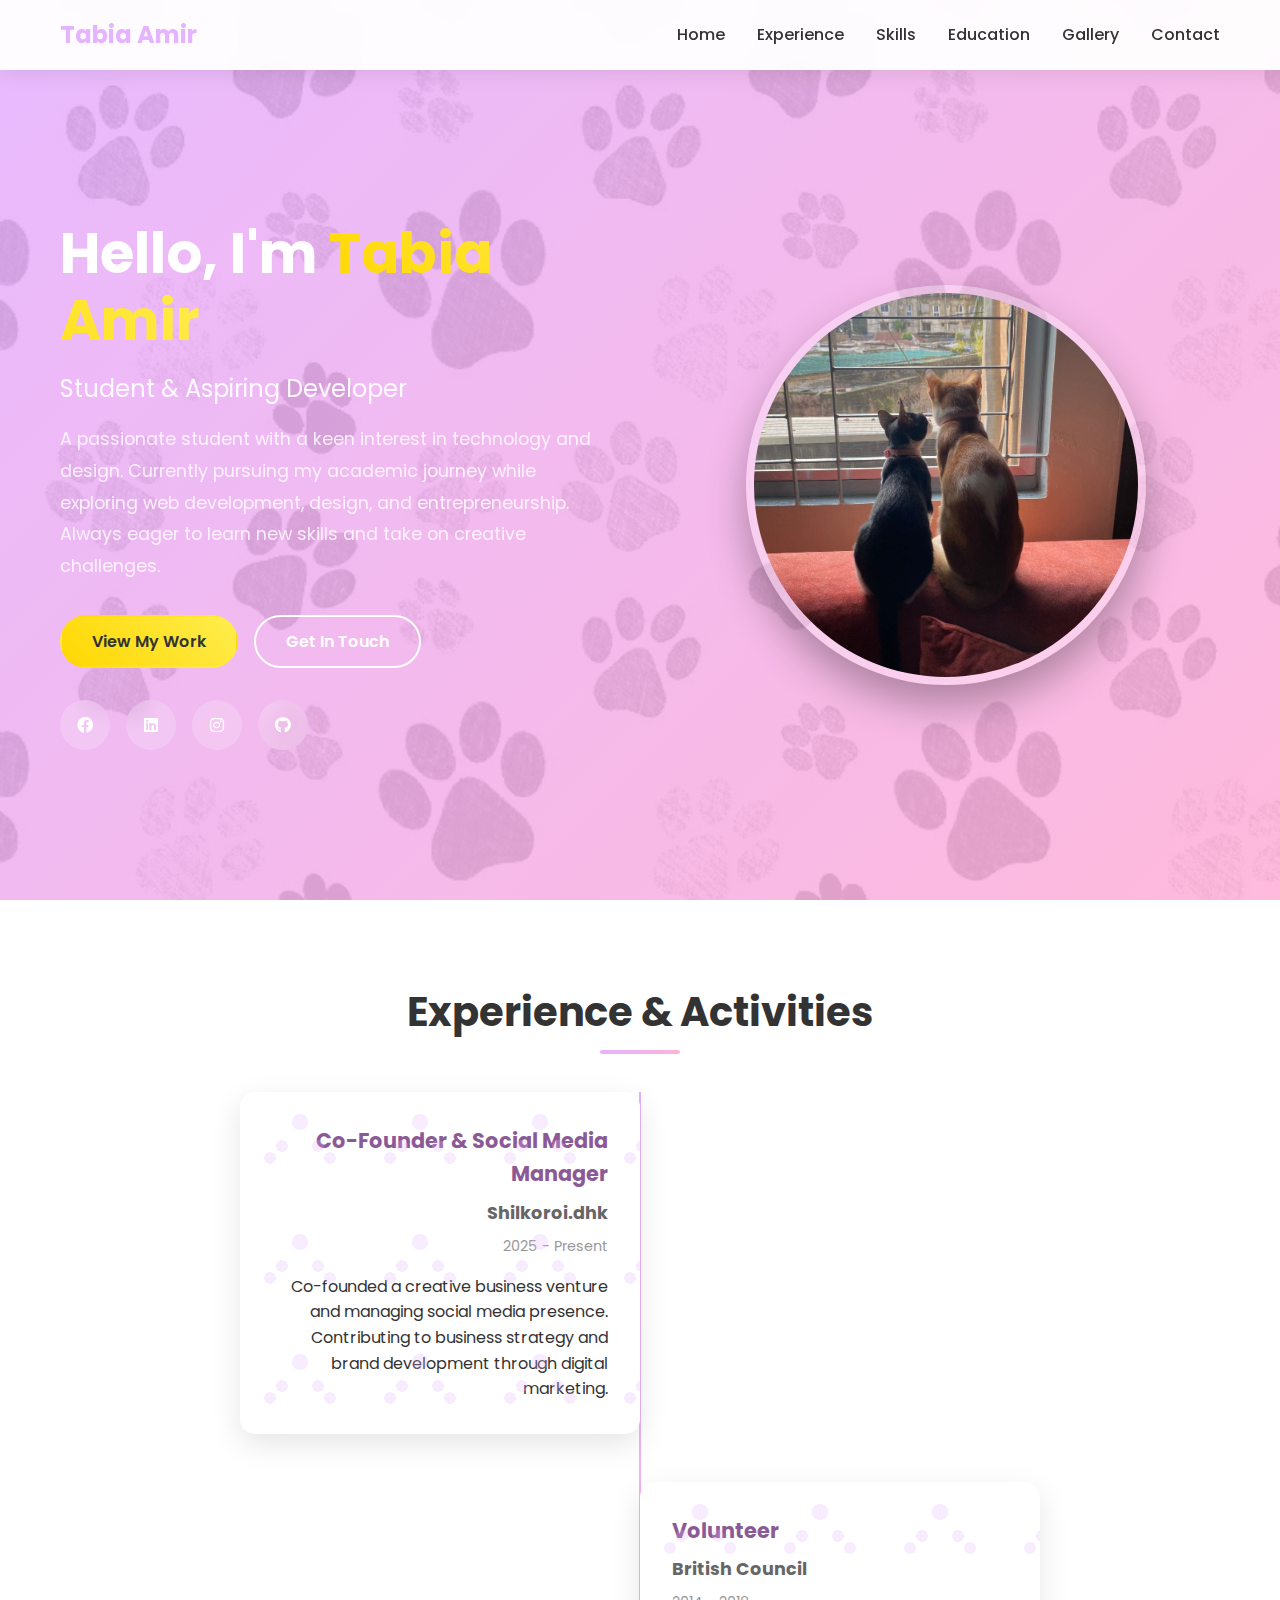
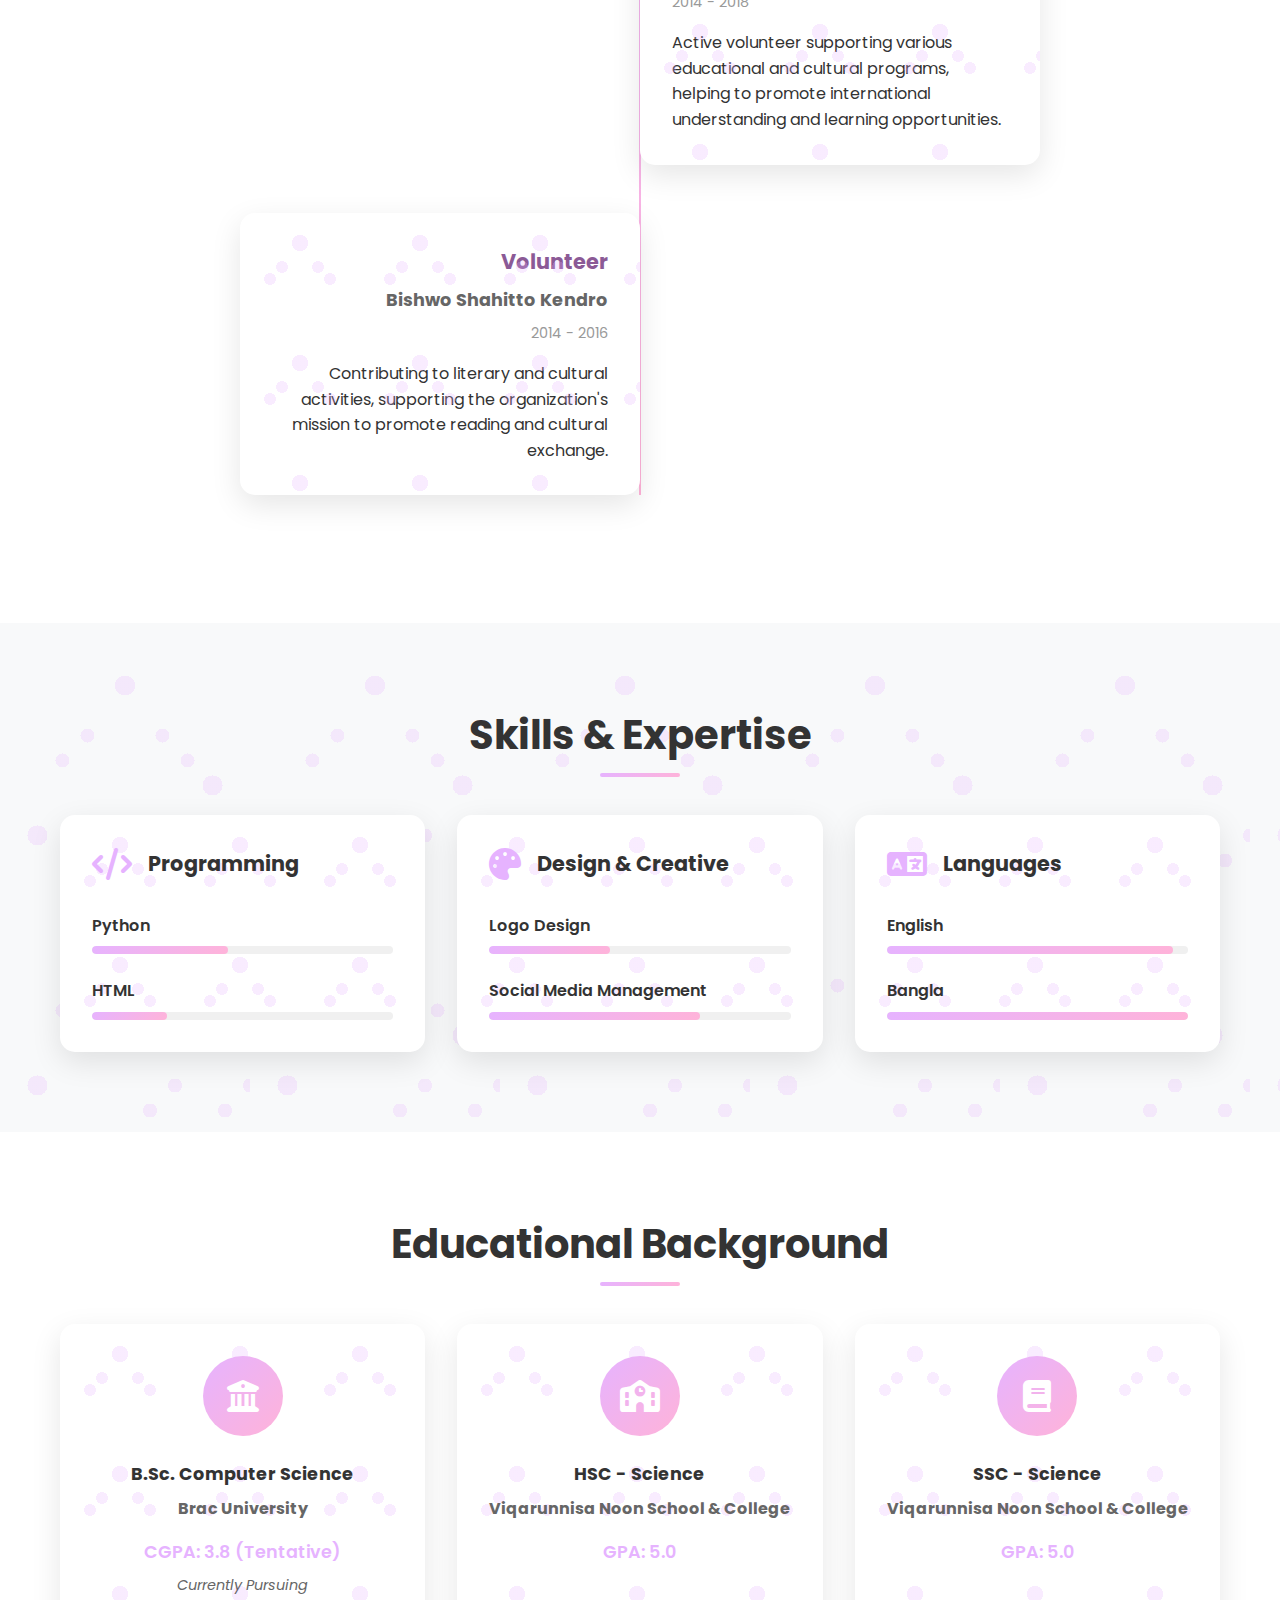
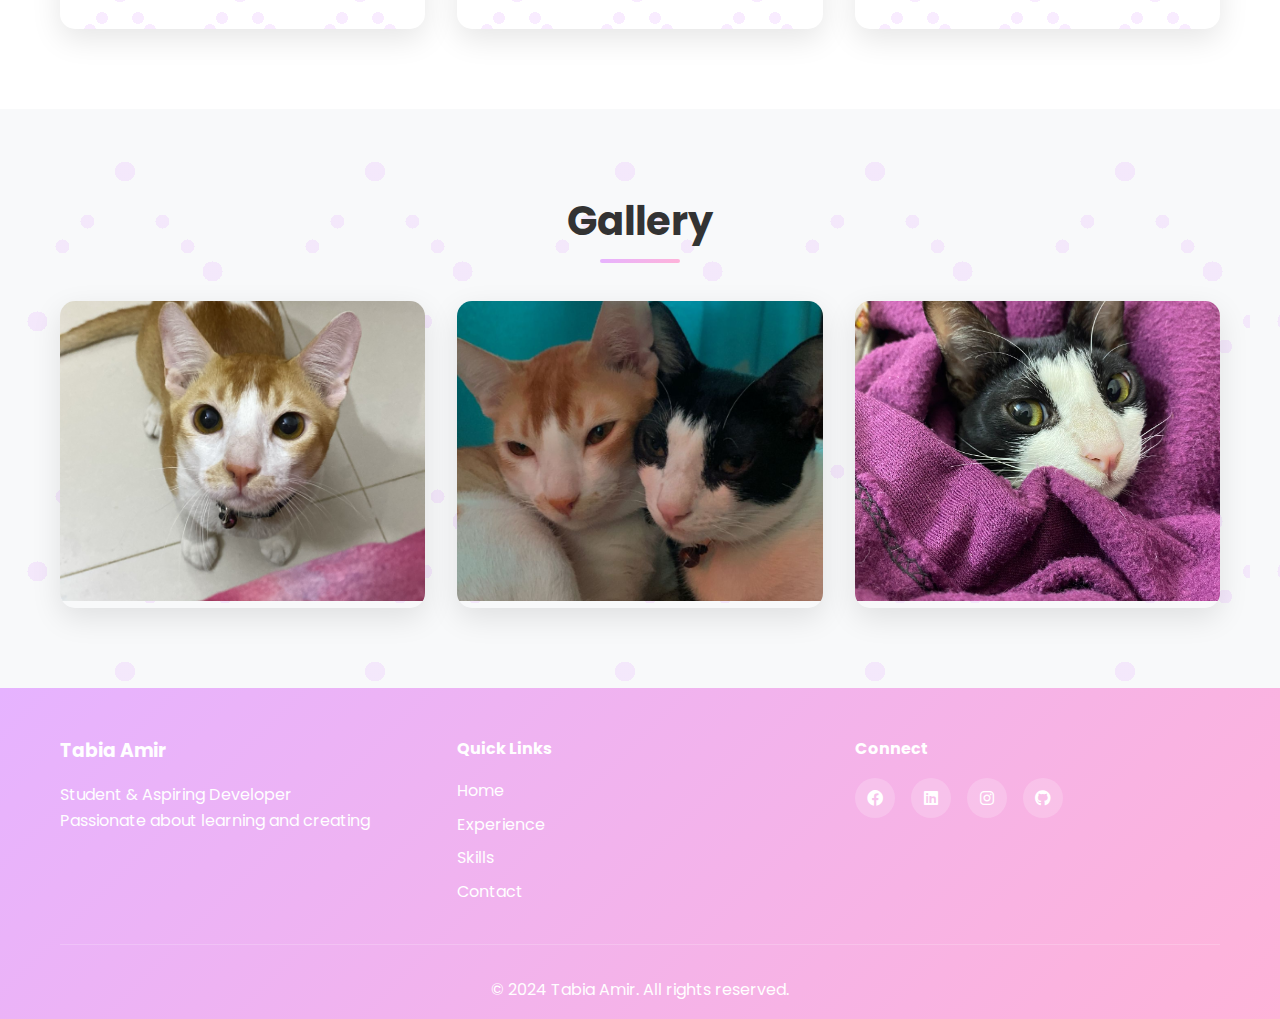
<file: index.html>
<!DOCTYPE html>
<html lang="en">
    <head>
    <meta charset="UTF-8">
    <meta name="viewport" content="width=device-width, initial-scale=1.0">
    <meta name="author" content="Tabia Amir">
    <meta name="description" content="Tabia Amir - Student Portfolio">
    <title>Tabia Amir - Portfolio</title>
    <link rel="icon" href="html5.png" type="image/x-icon">
        <link rel="stylesheet" href="main.css" type="text/css">
    <link href="https://fonts.googleapis.com/css2?family=Poppins:wght@300;400;500;600;700&display=swap" rel="stylesheet">
    <link rel="stylesheet" href="https://cdnjs.cloudflare.com/ajax/libs/font-awesome/6.0.0/css/all.min.css">
    </head> 

    <body> 
    <!-- Navigation -->
    <nav class="navbar">
        <div class="nav-container">
            <div class="nav-logo">
                <h2>Tabia Amir</h2>
            </div>
            <ul class="nav-menu">
                <li class="nav-item">
                    <a href="#home" class="nav-link">Home</a>
                </li>
                <li class="nav-item">
                    <a href="#experience" class="nav-link">Experience</a>
                </li>
                <li class="nav-item">
                    <a href="#skills" class="nav-link">Skills</a>
                </li>
                <li class="nav-item">
                    <a href="#education" class="nav-link">Education</a>
                </li>
                <li class="nav-item">
                    <a href="#gallery" class="nav-link">Gallery</a>
                </li>
                <li class="nav-item">
                    <a href="contact.html" class="nav-link">Contact</a>
                </li>
        </ul>
            <div class="hamburger">
                <span class="bar"></span>
                <span class="bar"></span>
                <span class="bar"></span>
            </div>
        </div>
      </nav>

    <!-- Hero Section -->
    <section id="home" class="hero">
        <div class="hero-container">
            <div class="hero-content">
                <h1 class="hero-title">Hello, I'm <span class="highlight">Tabia Amir</span></h1>
                <p class="hero-subtitle">Student & Aspiring Developer</p>
                <p class="hero-description">
                    A passionate student with a keen interest in technology and design. Currently pursuing my academic journey while exploring web development, design, and entrepreneurship. Always eager to learn new skills and take on creative challenges.
                </p>
                <div class="hero-buttons">
                    <a href="#experience" class="btn btn-primary">View My Work</a>
                    <a href="contact.html" class="btn btn-secondary">Get In Touch</a>
                </div>
                <div class="social-links">
                    <a href="https://www.facebook.com/share/1ApvtDM9No/?mibextid=wwXIfr" class="social-link" target="_blank">
                        <i class="fab fa-facebook"></i>
                    </a>
                    <a href="https://www.linkedin.com/in/tabia-amir-81a42534b" class="social-link" target="_blank">
                        <i class="fab fa-linkedin"></i>
                    </a>
                    <a href="https://www.instagram.com/tabia.rifa/" class="social-link" target="_blank">
                        <i class="fab fa-instagram"></i>
                    </a>
                    <a href="https://github.com/rifaxoxo" class="social-link" target="_blank">
                        <i class="fab fa-github"></i>
                    </a>
                </div>
            </div>
            <div class="hero-image">
                <img src="maincatto.jpg" alt="Tabia Amir" class="profile-image">
            </div>
        </div>
    </section>

    <!-- Experience Section -->
    <section id="experience" class="section">
        <div class="container">
            <h2 class="section-title">Experience & Activities</h2>
            <div class="timeline">
                <div class="timeline-item">
                    <div class="timeline-content">
                        <h3>Co-Founder & Social Media Manager</h3>
                        <h4>Shilkoroi.dhk</h4>
                        <p class="timeline-date">2025 - Present</p>
                        <p>Co-founded a creative business venture and managing social media presence. Contributing to business strategy and brand development through digital marketing.</p>
                    </div>
                </div>
                <div class="timeline-item">
                    <div class="timeline-content">
                        <h3>Volunteer</h3>
                        <h4>British Council</h4>
                        <p class="timeline-date">2014 - 2018</p>
                        <p>Active volunteer supporting various educational and cultural programs, helping to promote international understanding and learning opportunities.</p>
                    </div>
                </div>
                <div class="timeline-item">
                    <div class="timeline-content">
                        <h3>Volunteer</h3>
                        <h4>Bishwo Shahitto Kendro</h4>
                        <p class="timeline-date">2014 - 2016</p>
                        <p>Contributing to literary and cultural activities, supporting the organization's mission to promote reading and cultural exchange.</p>
                    </div>
                </div>
            </div>
        </div>
        </section>

    <!-- Skills Section -->
    <section id="skills" class="section bg-light">
        <div class="container">
            <h2 class="section-title">Skills & Expertise</h2>
            <div class="skills-grid">
                <div class="skill-category">
                    <div class="skill-header">
                        <i class="fas fa-code"></i>
                        <h3>Programming</h3>
                    </div>
                    <div class="skill-items">
                        <div class="skill-item">
                            <span class="skill-name">Python</span>
                            <div class="skill-bar">
                                <div class="skill-progress" style="width: 45%"></div>
                            </div>
                        </div>
                        <div class="skill-item">
                            <span class="skill-name">HTML</span>
                            <div class="skill-bar">
                                <div class="skill-progress" style="width: 25%"></div>
                            </div>
                        </div>
                    </div>
            </div>
            
                <div class="skill-category">
                    <div class="skill-header">
                        <i class="fas fa-palette"></i>
                        <h3>Design & Creative</h3>
                    </div>
                    <div class="skill-items">
                        <div class="skill-item">
                            <span class="skill-name">Logo Design</span>
                            <div class="skill-bar">
                                <div class="skill-progress" style="width: 40%"></div>
                            </div>
                        </div>
                        <div class="skill-item">
                            <span class="skill-name">Social Media Management</span>
                            <div class="skill-bar">
                                <div class="skill-progress" style="width: 70%"></div>
                            </div>
                        </div>
                    </div>
            </div>

                <div class="skill-category">
                    <div class="skill-header">
                        <i class="fas fa-language"></i>
                        <h3>Languages</h3>
                    </div>
                    <div class="skill-items">
                        <div class="skill-item">
                            <span class="skill-name">English</span>
                            <div class="skill-bar">
                                <div class="skill-progress" style="width: 95%"></div>
                            </div>
                        </div>
                        <div class="skill-item">
                            <span class="skill-name">Bangla</span>
                            <div class="skill-bar">
                                <div class="skill-progress" style="width: 100%"></div>
                            </div>
                        </div>
                    </div>
                </div>
            </div>
        </div>
    </section>

    <!-- Education Section -->
    <section id="education" class="section">
        <div class="container">
            <h2 class="section-title">Educational Background</h2>
            <div class="education-grid">
                <div class="education-card">
                    <div class="education-icon">
                        <i class="fas fa-university"></i>
                    </div>
                    <h3>B.Sc. Computer Science </h3>
                    <h4>Brac University</h4>
                    <p class="education-gpa">CGPA: 3.8 (Tentative)</p>
                    <p class="education-status">Currently Pursuing</p>
            </div>

                <div class="education-card">
                    <div class="education-icon">
                        <i class="fas fa-school"></i>
                    </div>
                    <h3>HSC - Science</h3>
                    <h4>Viqarunnisa Noon School & College</h4>
                    <p class="education-gpa">GPA: 5.0</p>
          </div>
          
                <div class="education-card">
                    <div class="education-icon">
                        <i class="fas fa-book"></i>
                    </div>
                    <h3>SSC - Science</h3>
                    <h4>Viqarunnisa Noon School & College</h4>
                    <p class="education-gpa">GPA: 5.0</p>
                </div>
            </div>
        </div>
    </section>

    <!-- Gallery Section -->
    <section id="gallery" class="section bg-light">
        <div class="container">
            <h2 class="section-title">Gallery</h2>
            <div class="gallery-grid">
                <div class="gallery-item">
                    <img src="borocatto.jpg" alt="Tabia Amir Professional" loading="lazy">
                    <div class="gallery-overlay">
                        <h3>Jack</h3>
                    </div>
                </div>
                <div class="gallery-item">
                    <img src="middlecat.jpg" alt="Tabia Amir" loading="lazy">
                    <div class="gallery-overlay">
                        <h3>Cattos</h3>
                    </div>
                </div>
                <div class="gallery-item">
                    <img src="choto catto.jpg" alt="Tabia Amir Casual" loading="lazy">
                    <div class="gallery-overlay">
                        <h3>Oggy</h3>
                    </div>
                </div>
            </div>
        </div>
    </section>

    <!-- Footer -->
    <footer class="footer">
        <div class="container">
            <div class="footer-content">
                <div class="footer-section">
                    <h3>Tabia Amir</h3>
                    <p>Student & Aspiring Developer</p>
                    <p>Passionate about learning and creating</p>
                </div>
                <div class="footer-section">
                    <h4>Quick Links</h4>
                    <ul>
                        <li><a href="#home">Home</a></li>
                        <li><a href="#experience">Experience</a></li>
                        <li><a href="#skills">Skills</a></li>
                        <li><a href="contact.html">Contact</a></li>
                    </ul>
                </div>
                <div class="footer-section">
                    <h4>Connect</h4>
                    <div class="footer-social">
                        <a href="https://www.facebook.com/share/1ApvtDM9No/?mibextid=wwXIfr" target="_blank"><i class="fab fa-facebook"></i></a>
                        <a href="https://www.linkedin.com/in/tabia-amir-81a42534b" target="_blank"><i class="fab fa-linkedin"></i></a>
                        <a href="https://www.instagram.com/tabia.rifa/" target="_blank"><i class="fab fa-instagram"></i></a>
                        <a href="https://github.com/rifaxoxo" target="_blank"><i class="fab fa-github"></i></a>
                    </div>
                </div>
            </div>
            <div class="footer-bottom">
                <p>&copy; 2024 Tabia Amir. All rights reserved.</p>
            </div>
        </div>
    </footer>

    <script>
        // Mobile menu toggle
        const hamburger = document.querySelector(".hamburger");
        const navMenu = document.querySelector(".nav-menu");

        hamburger.addEventListener("click", () => {
            hamburger.classList.toggle("active");
            navMenu.classList.toggle("active");
        });

        document.querySelectorAll(".nav-link").forEach(n => n.addEventListener("click", () => {
            hamburger.classList.remove("active");
            navMenu.classList.remove("active");
        }));

        // Smooth scrolling for navigation links
        document.querySelectorAll('a[href^="#"]').forEach(anchor => {
            anchor.addEventListener('click', function (e) {
                e.preventDefault();
                const target = document.querySelector(this.getAttribute('href'));
                if (target) {
                    target.scrollIntoView({
                        behavior: 'smooth',
                        block: 'start'
                    });
                }
            });
        });

        // Navbar background on scroll
        window.addEventListener('scroll', () => {
            const navbar = document.querySelector('.navbar');
            if (window.scrollY > 100) {
                navbar.classList.add('scrolled');
            } else {
                navbar.classList.remove('scrolled');
            }
        });
    </script>
    </body>
</html>
</file>
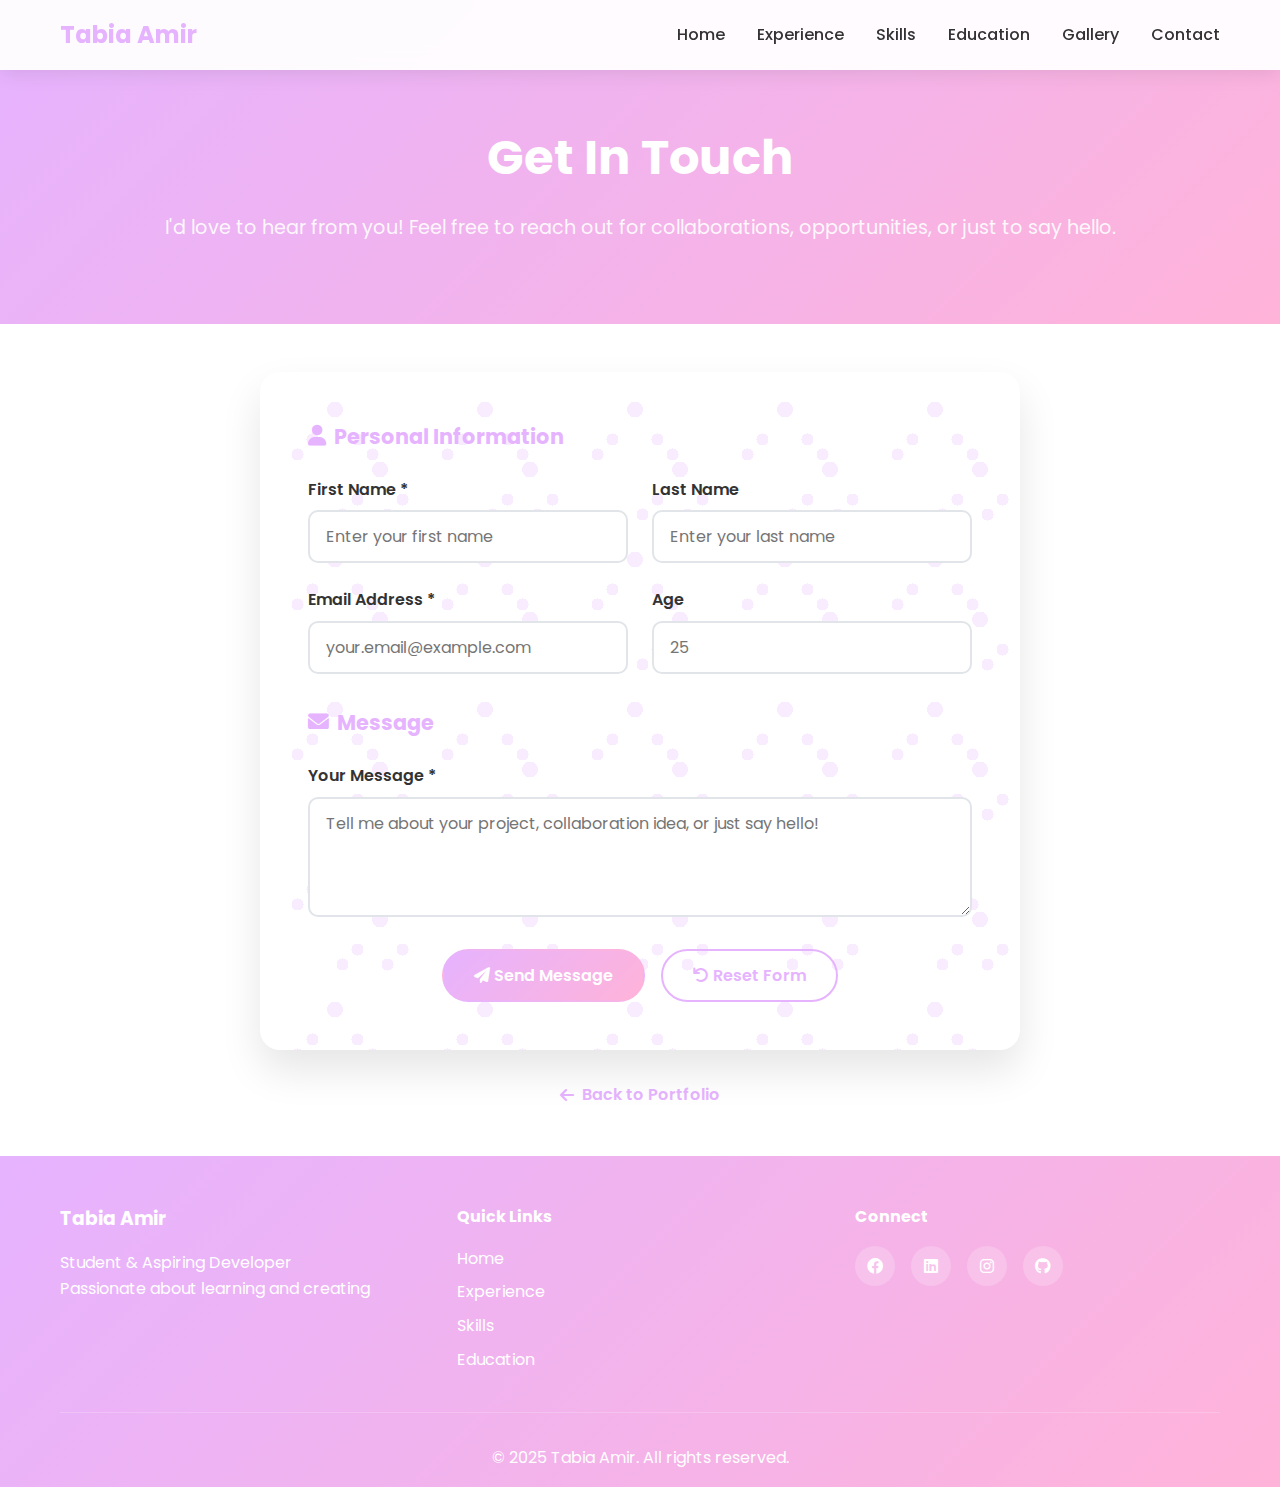
<file: contact.html>
<!DOCTYPE html>
<html lang="en">
    <head>
    <meta charset="UTF-8">
    <meta name="viewport" content="width=device-width, initial-scale=1.0">
    <meta name="author" content="Tabia Amir">
    <meta name="description" content="Contact Tabia Amir - Student Portfolio">
    <title>Contact Tabia Amir</title>
    <link rel="icon" href="html5.png" type="image/x-icon">
        <link rel="stylesheet" href="main.css" type="text/css">
    <link href="https://fonts.googleapis.com/css2?family=Poppins:wght@300;400;500;600;700&display=swap" rel="stylesheet">
    <link rel="stylesheet" href="https://cdnjs.cloudflare.com/ajax/libs/font-awesome/6.0.0/css/all.min.css">
    <style>
        .contact-hero {
            background: linear-gradient(135deg, #e6b3ff 0%, #ffb3d9 100%);
            padding: 120px 0 80px;
            text-align: center;
            color: white;
        }

        .contact-hero h1 {
            font-size: 3rem;
            margin-bottom: 1rem;
            font-weight: 700;
        }

        .contact-hero p {
            font-size: 1.2rem;
            opacity: 0.9;
        }

        .contact-form {
            max-width: 800px;
            margin: 0 auto;
            padding: 3rem 0;
        }

        .form-container {
            background: white;
            padding: 3rem;
            border-radius: 20px;
            box-shadow: 0 20px 40px rgba(0, 0, 0, 0.1);
            position: relative;
            overflow: hidden;
        }

        .form-container::after {
            content: '';
            position: absolute;
            top: 0;
            left: 0;
            right: 0;
            bottom: 0;
            background-image: 
                /* Cat paw print 1 - Main pad and 4 toe pads */
                radial-gradient(circle at 50% 25%, rgba(230, 179, 255, 0.25) 8px, transparent 8px),
                radial-gradient(circle at 35% 45%, rgba(230, 179, 255, 0.25) 6px, transparent 6px),
                radial-gradient(circle at 65% 45%, rgba(230, 179, 255, 0.25) 6px, transparent 6px),
                radial-gradient(circle at 25% 55%, rgba(230, 179, 255, 0.25) 6px, transparent 6px),
                radial-gradient(circle at 75% 55%, rgba(230, 179, 255, 0.25) 6px, transparent 6px),
                /* Cat paw print 2 */
                radial-gradient(circle at 80% 65%, rgba(230, 179, 255, 0.25) 8px, transparent 8px),
                radial-gradient(circle at 65% 85%, rgba(230, 179, 255, 0.25) 6px, transparent 6px),
                radial-gradient(circle at 95% 85%, rgba(230, 179, 255, 0.25) 6px, transparent 6px),
                radial-gradient(circle at 55% 95%, rgba(230, 179, 255, 0.25) 6px, transparent 6px),
                radial-gradient(circle at 85% 95%, rgba(230, 179, 255, 0.25) 6px, transparent 6px);
            background-size: 150px 150px, 150px 150px, 150px 150px, 150px 150px, 150px 150px, 150px 150px, 150px 150px, 150px 150px, 150px 150px, 150px 150px;
            background-position: 0 0, 0 0, 0 0, 0 0, 0 0, 150px 150px, 150px 150px, 150px 150px, 150px 150px, 150px 150px;
            pointer-events: none;
            z-index: 1;
        }

        .form-section {
            margin-bottom: 2rem;
        }

        .form-section h3 {
            color: #e6b3ff;
            font-size: 1.3rem;
            margin-bottom: 1.5rem;
            display: flex;
            align-items: center;
            gap: 0.5rem;
            position: relative;
            z-index: 2;
        }

        .form-row {
            display: grid;
            grid-template-columns: repeat(auto-fit, minmax(250px, 1fr));
            gap: 1.5rem;
            margin-bottom: 1.5rem;
        }

        .form-group {
            display: flex;
            flex-direction: column;
            position: relative;
            z-index: 2;
        }

        .form-group label {
            font-weight: 600;
            margin-bottom: 0.5rem;
            color: #333;
        }

        .form-group input,
        .form-group select,
        .form-group textarea {
            padding: 12px 16px;
            border: 2px solid #e1e5e9;
            border-radius: 10px;
            font-size: 1rem;
            font-family: 'Poppins', sans-serif;
            transition: all 0.3s ease;
        }

        .form-group input:focus,
        .form-group select:focus,
        .form-group textarea:focus {
            outline: none;
            border-color: #e6b3ff;
            box-shadow: 0 0 0 3px rgba(230, 179, 255, 0.1);
        }

        .form-group textarea {
            resize: vertical;
            min-height: 120px;
        }

        .form-buttons {
            display: flex;
            gap: 1rem;
            justify-content: center;
            margin-top: 2rem;
            position: relative;
            z-index: 2;
        }

        .btn {
            padding: 12px 30px;
            border-radius: 50px;
            text-decoration: none;
            font-weight: 600;
            transition: all 0.3s ease;
            display: inline-block;
            border: 2px solid transparent;
            cursor: pointer;
            font-size: 1rem;
            font-family: 'Poppins', sans-serif;
        }

        .btn-primary {
            background: linear-gradient(135deg, #e6b3ff 0%, #ffb3d9 100%);
            color: white;
        }

        .btn-primary:hover {
            transform: translateY(-3px);
            box-shadow: 0 10px 25px rgba(230, 179, 255, 0.3);
        }

        .btn-secondary {
            background: transparent;
            color: #e6b3ff;
            border-color: #e6b3ff;
        }

        .btn-secondary:hover {
            background: #e6b3ff;
            color: white;
            transform: translateY(-3px);
        }

        .back-link {
            text-align: center;
            margin-top: 2rem;
        }

        .back-link a {
            color: #e6b3ff;
            text-decoration: none;
            font-weight: 600;
            display: inline-flex;
            align-items: center;
            gap: 0.5rem;
            transition: all 0.3s ease;
        }

        .back-link a:hover {
            color: #ffb3d9;
            transform: translateX(-5px);
        }

        @media (max-width: 768px) {
            .contact-hero h1 {
                font-size: 2.5rem;
            }

            .form-container {
                padding: 2rem;
                margin: 0 1rem;
            }

            .form-row {
                grid-template-columns: 1fr;
            }

            .form-buttons {
                flex-direction: column;
            }
        }
    </style>
</head>

<body>
    <!-- Navigation -->
    <nav class="navbar">
        <div class="nav-container">
            <div class="nav-logo">
                <h2>Tabia Amir</h2>
            </div>
            <ul class="nav-menu">
                <li class="nav-item">
                    <a href="index.html" class="nav-link">Home</a>
                </li>
                <li class="nav-item">
                    <a href="index.html#experience" class="nav-link">Experience</a>
                </li>
                <li class="nav-item">
                    <a href="index.html#skills" class="nav-link">Skills</a>
                </li>
                <li class="nav-item">
                    <a href="index.html#education" class="nav-link">Education</a>
                </li>
                <li class="nav-item">
                    <a href="index.html#gallery" class="nav-link">Gallery</a>
                </li>
                <li class="nav-item">
                    <a href="contact.html" class="nav-link">Contact</a>
                </li>
            </ul>
            <div class="hamburger">
                <span class="bar"></span>
                <span class="bar"></span>
                <span class="bar"></span>
            </div>
        </div>
    </nav>

    <!-- Contact Hero -->
    <section class="contact-hero">
        <div class="container">
            <h1>Get In Touch</h1>
            <p>I'd love to hear from you! Feel free to reach out for collaborations, opportunities, or just to say hello.</p>
        </div>
    </section>

    <!-- Contact Form -->
    <section class="contact-form">
        <div class="container">
            <div class="form-container">
                <form id="contactForm">
                    <div class="form-section">
                        <h3><i class="fas fa-user"></i> Personal Information</h3>
                        <div class="form-row">
                            <div class="form-group">
                                <label for="firstName">First Name *</label>
                                <input type="text" id="firstName" name="firstName" placeholder="Enter your first name" required>
                            </div>
                            <div class="form-group">
                                <label for="lastName">Last Name</label>
                                <input type="text" id="lastName" name="lastName" placeholder="Enter your last name">
                            </div>
                        </div>
                        <div class="form-row">
                            <div class="form-group">
                                <label for="email">Email Address *</label>
                                <input type="email" id="email" name="email" placeholder="your.email@example.com" required>
                            </div>
                            <div class="form-group">
                                <label for="age">Age</label>
                                <input type="number" id="age" name="age" min="18" max="100" placeholder="25">
                            </div>
                        </div>
                    </div>

                    <div class="form-section">
                        <h3><i class="fas fa-envelope"></i> Message</h3>
                        <div class="form-group">
                            <label for="message">Your Message *</label>
                            <textarea id="message" name="message" placeholder="Tell me about your project, collaboration idea, or just say hello!" required></textarea>
                        </div>
                    </div>

                    <div class="form-buttons">
                        <button type="submit" class="btn btn-primary">
                            <i class="fas fa-paper-plane"></i> Send Message
                        </button>
                        <button type="reset" class="btn btn-secondary">
                            <i class="fas fa-undo"></i> Reset Form
                        </button>
                    </div>
                </form>
            </div>

            <div class="back-link">
                <a href="index.html">
                    <i class="fas fa-arrow-left"></i> Back to Portfolio
                </a>
            </div>
        </div>
    </section>

    <!-- Footer -->
    <footer class="footer">
        <div class="container">
            <div class="footer-content">
                <div class="footer-section">
                    <h3>Tabia Amir</h3>
                    <p>Student & Aspiring Developer</p>
                    <p>Passionate about learning and creating</p>
                </div>
                <div class="footer-section">
                    <h4>Quick Links</h4>
                    <ul>
                        <li><a href="index.html">Home</a></li>
                        <li><a href="index.html#experience">Experience</a></li>
                        <li><a href="index.html#skills">Skills</a></li>
                        <li><a href="index.html#education">Education</a></li>
                    </ul>
                </div>
                <div class="footer-section">
                    <h4>Connect</h4>
                    <div class="footer-social">
                        <a href="https://www.facebook.com/tabia.amir.2024" target="_blank"><i class="fab fa-facebook"></i></a>
                        <a href="https://www.linkedin.com/" target="_blank"><i class="fab fa-linkedin"></i></a>
                        <a href="https://www.instagram.com/tabia_amir_2024" target="_blank"><i class="fab fa-instagram"></i></a>
                        <a href="https://github.com/" target="_blank"><i class="fab fa-github"></i></a>
                    </div>
                </div>
            </div>
            <div class="footer-bottom">
                <p>&copy; 2025 Tabia Amir. All rights reserved.</p>
            </div>
        </div>
    </footer>

    <script>
        // Mobile menu toggle
        const hamburger = document.querySelector(".hamburger");
        const navMenu = document.querySelector(".nav-menu");

        hamburger.addEventListener("click", () => {
            hamburger.classList.toggle("active");
            navMenu.classList.toggle("active");
        });

        document.querySelectorAll(".nav-link").forEach(n => n.addEventListener("click", () => {
            hamburger.classList.remove("active");
            navMenu.classList.remove("active");
        }));

        // Form handling
        const contactForm = document.getElementById('contactForm');
        
        contactForm.addEventListener('submit', function(event) {
            event.preventDefault();
            
            // Get form data
            const formData = new FormData(contactForm);
            const data = Object.fromEntries(formData);
            
            // Log the data (in a real application, you would send this to a server)
            console.log('Form Data:', data);
            
            // Show success message
            alert('Thank you for your message! I will get back to you soon.');
            
            // Reset form
            contactForm.reset();
        });

        // Navbar background on scroll
        window.addEventListener('scroll', () => {
            const navbar = document.querySelector('.navbar');
            if (window.scrollY > 100) {
                navbar.classList.add('scrolled');
            } else {
                navbar.classList.remove('scrolled');
            }
        });

        // Form validation and styling
        const inputs = document.querySelectorAll('input, select, textarea');
        inputs.forEach(input => {
            input.addEventListener('blur', function() {
                if (this.hasAttribute('required') && !this.value) {
                    this.style.borderColor = '#e74c3c';
                } else {
                    this.style.borderColor = '#e6b3ff';
                }
            });
            
            input.addEventListener('input', function() {
                if (this.value) {
                    this.style.borderColor = '#e6b3ff';
                }
            });
        });
    </script>
    </body>
    </html>
</file>
<file: main.css>
/* Reset and Base Styles */
* {
    margin: 0;
    padding: 0;
    box-sizing: border-box;
}

html {
    scroll-behavior: smooth;
}

body {
    font-family: 'Poppins', sans-serif;
    line-height: 1.6;
    color: #333;
    overflow-x: hidden;
}

/* Container */
.container {
    max-width: 1200px;
    margin: 0 auto;
    padding: 0 20px;
}

/* Navigation */
.navbar {
    position: fixed;
    top: 0;
    width: 100%;
    background: rgba(255, 255, 255, 0.95);
    backdrop-filter: blur(10px);
    z-index: 1000;
    transition: all 0.3s ease;
    box-shadow: 0 2px 20px rgba(0, 0, 0, 0.1);
}

.navbar.scrolled {
    background: rgba(255, 255, 255, 0.98);
    box-shadow: 0 2px 30px rgba(0, 0, 0, 0.15);
}

.nav-container {
    max-width: 1200px;
    margin: 0 auto;
    padding: 0 20px;
    display: flex;
    justify-content: space-between;
    align-items: center;
    height: 70px;
}

.nav-logo h2 {
    color: #e6b3ff;
    font-weight: 700;
    font-size: 1.5rem;
}

.nav-menu {
    display: flex;
    list-style: none;
    gap: 2rem;
}

.nav-link {
    text-decoration: none;
    color: #333;
    font-weight: 500;
    transition: all 0.3s ease;
    position: relative;
}

.nav-link:hover {
    color: #e6b3ff;
}

.nav-link::after {
    content: '';
    position: absolute;
    width: 0;
    height: 2px;
    bottom: -5px;
    left: 0;
    background: linear-gradient(135deg, #e6b3ff 0%, #ffb3d9 100%);
    transition: width 0.3s ease;
}

.nav-link:hover::after {
    width: 100%;
}

.hamburger {
    display: none;
    flex-direction: column;
    cursor: pointer;
}

.bar {
    width: 25px;
    height: 3px;
    background: #333;
    margin: 3px 0;
    transition: 0.3s;
}

/* Hero Section */
.hero {
    min-height: 100vh;
    background: linear-gradient(135deg, #e6b3ff 0%, #ffb3d9 100%);
    display: flex;
    align-items: center;
    padding-top: 70px;
    position: relative;
    overflow: hidden;
}

.hero::before {
    content: '';
    position: absolute;
    top: 0;
    left: 0;
    right: 0;
    bottom: 0;
    background: url('bcground.jpg') center/cover;
    opacity: 0.1;
    z-index: 1;
}

.hero-container {
    max-width: 1200px;
    margin: 0 auto;
    padding: 0 20px;
    display: grid;
    grid-template-columns: 1fr 1fr;
    gap: 4rem;
    align-items: center;
    position: relative;
    z-index: 2;
}

.hero-content {
    color: white;
}

.hero-title {
    font-size: 3.5rem;
    font-weight: 700;
    margin-bottom: 1rem;
    line-height: 1.2;
}

.highlight {
    background: linear-gradient(45deg, #ffd700, #ffed4e);
    -webkit-background-clip: text;
    -webkit-text-fill-color: transparent;
    background-clip: text;
}

.hero-subtitle {
    font-size: 1.5rem;
    margin-bottom: 1rem;
    opacity: 0.9;
}

.hero-description {
    font-size: 1.1rem;
    margin-bottom: 2rem;
    opacity: 0.8;
    line-height: 1.8;
}

.hero-buttons {
    display: flex;
    gap: 1rem;
    margin-bottom: 2rem;
}

.btn {
    padding: 12px 30px;
    border-radius: 50px;
    text-decoration: none;
    font-weight: 600;
    transition: all 0.3s ease;
    display: inline-block;
    border: 2px solid transparent;
}

.btn-primary {
    background: linear-gradient(45deg, #ffd700, #ffed4e);
    color: #333;
}

.btn-primary:hover {
    transform: translateY(-3px);
    box-shadow: 0 10px 25px rgba(255, 215, 0, 0.3);
}

.btn-secondary {
    background: transparent;
    color: white;
    border-color: white;
}

.btn-secondary:hover {
    background: white;
    color: #e6b3ff;
    transform: translateY(-3px);
}

.social-links {
    display: flex;
    gap: 1rem;
}

.social-link {
    width: 50px;
    height: 50px;
    border-radius: 50%;
    background: rgba(255, 255, 255, 0.2);
    display: flex;
    align-items: center;
    justify-content: center;
    color: white;
    text-decoration: none;
    transition: all 0.3s ease;
    backdrop-filter: blur(10px);
}

.social-link:hover {
    background: rgba(255, 255, 255, 0.3);
    transform: translateY(-3px);
}

.hero-image {
    display: flex;
    justify-content: center;
    align-items: center;
}

.profile-image {
    width: 400px;
    height: 400px;
    border-radius: 50%;
    object-fit: cover;
    border: 8px solid rgba(255, 255, 255, 0.3);
    box-shadow: 0 20px 40px rgba(0, 0, 0, 0.3);
    transition: all 0.3s ease;
}

.profile-image:hover {
    transform: scale(1.05);
    border-color: rgba(255, 215, 0, 0.5);
}

/* Section Styles */
.section {
    padding: 80px 0;
}

.section.bg-light {
    background: #f8f9fa;
    position: relative;
}

.section.bg-light::before {
    content: '';
    position: absolute;
    top: 0;
    left: 0;
    right: 0;
    bottom: 0;
    background-image: 
        /* Cat paw print 1 - Main pad and 4 toe pads */
        radial-gradient(circle at 50% 25%, rgba(230, 179, 255, 0.25) 10px, transparent 10px),
        radial-gradient(circle at 35% 45%, rgba(230, 179, 255, 0.25) 7px, transparent 7px),
        radial-gradient(circle at 65% 45%, rgba(230, 179, 255, 0.25) 7px, transparent 7px),
        radial-gradient(circle at 25% 55%, rgba(230, 179, 255, 0.25) 7px, transparent 7px),
        radial-gradient(circle at 75% 55%, rgba(230, 179, 255, 0.25) 7px, transparent 7px),
        /* Cat paw print 2 */
        radial-gradient(circle at 85% 65%, rgba(230, 179, 255, 0.25) 10px, transparent 10px),
        radial-gradient(circle at 70% 85%, rgba(230, 179, 255, 0.25) 7px, transparent 7px),
        radial-gradient(circle at 100% 85%, rgba(230, 179, 255, 0.25) 7px, transparent 7px),
        radial-gradient(circle at 60% 95%, rgba(230, 179, 255, 0.25) 7px, transparent 7px),
        radial-gradient(circle at 90% 95%, rgba(230, 179, 255, 0.25) 7px, transparent 7px),
        /* Cat paw print 3 */
        radial-gradient(circle at 15% 85%, rgba(230, 179, 255, 0.25) 10px, transparent 10px),
        radial-gradient(circle at 0% 105%, rgba(230, 179, 255, 0.25) 7px, transparent 7px),
        radial-gradient(circle at 30% 105%, rgba(230, 179, 255, 0.25) 7px, transparent 7px),
        radial-gradient(circle at 5% 115%, rgba(230, 179, 255, 0.25) 7px, transparent 7px),
        radial-gradient(circle at 25% 115%, rgba(230, 179, 255, 0.25) 7px, transparent 7px);
    background-size: 250px 250px, 250px 250px, 250px 250px, 250px 250px, 250px 250px, 250px 250px, 250px 250px, 250px 250px, 250px 250px, 250px 250px, 250px 250px, 250px 250px, 250px 250px, 250px 250px, 250px 250px;
    background-position: 
        0 0, 0 0, 0 0, 0 0, 0 0, 250px 250px, 250px 250px, 250px 250px, 250px 250px, 250px 250px, 500px 500px, 500px 500px, 500px 500px, 500px 500px, 500px 500px;
    pointer-events: none;
    z-index: 1;
}

.section.bg-light > .container {
    position: relative;
    z-index: 2;
}

.section-title {
    text-align: center;
    font-size: 2.5rem;
    font-weight: 700;
    margin-bottom: 3rem;
    color: #333;
    position: relative;
}

.section-title::after {
    content: '';
    position: absolute;
    bottom: -10px;
    left: 50%;
    transform: translateX(-50%);
    width: 80px;
    height: 4px;
    background: linear-gradient(135deg, #e6b3ff 0%, #ffb3d9 100%);
    border-radius: 2px;
}

/* Timeline */
.timeline {
    position: relative;
    max-width: 800px;
    margin: 0 auto;
}

.timeline::before {
    content: '';
    position: absolute;
    left: 50%;
    top: 0;
    bottom: 0;
    width: 2px;
    background: linear-gradient(135deg, #e6b3ff 0%, #ffb3d9 100%);
    transform: translateX(-50%);
}

.timeline-item {
    position: relative;
    margin-bottom: 3rem;
}

.timeline-item:nth-child(odd) .timeline-content {
    margin-left: 0;
    margin-right: 50%;
    text-align: right;
    padding-right: 2rem;
}

.timeline-item:nth-child(even) .timeline-content {
    margin-left: 50%;
    margin-right: 0;
    text-align: left;
    padding-left: 2rem;
}

.timeline-content {
    background: white;
    padding: 2rem;
    border-radius: 15px;
    box-shadow: 0 10px 30px rgba(0, 0, 0, 0.1);
    position: relative;
    transition: all 0.3s ease;
    overflow: hidden;
}

.timeline-content::after {
    content: '';
    position: absolute;
    top: 0;
    left: 0;
    right: 0;
    bottom: 0;
    background-image: 
        /* Cat paw print - Main pad and 4 toe pads */
        radial-gradient(circle at 50% 25%, rgba(230, 179, 255, 0.25) 8px, transparent 8px),
        radial-gradient(circle at 35% 45%, rgba(230, 179, 255, 0.25) 6px, transparent 6px),
        radial-gradient(circle at 65% 45%, rgba(230, 179, 255, 0.25) 6px, transparent 6px),
        radial-gradient(circle at 25% 55%, rgba(230, 179, 255, 0.25) 6px, transparent 6px),
        radial-gradient(circle at 75% 55%, rgba(230, 179, 255, 0.25) 6px, transparent 6px);
    background-size: 120px 120px, 120px 120px, 120px 120px, 120px 120px, 120px 120px;
    background-position: 0 0, 0 0, 0 0, 0 0, 0 0;
    pointer-events: none;
    z-index: 1;
}

.timeline-content:hover {
    transform: translateY(-5px);
    box-shadow: 0 20px 40px rgba(0, 0, 0, 0.15);
}

.timeline-content::before {
    content: '';
    position: absolute;
    width: 20px;
    height: 20px;
    background: linear-gradient(135deg, #e6b3ff 0%, #ffb3d9 100%);
    border-radius: 50%;
    top: 50%;
    transform: translateY(-50%);
}

.timeline-item:nth-child(odd) .timeline-content::before {
    right: -60px;
}

.timeline-item:nth-child(even) .timeline-content::before {
    left: -60px;
}

.timeline-content h3 {
    color: #8b5a96;
    font-size: 1.3rem;
    margin-bottom: 0.5rem;
}

.timeline-content h4 {
    color: #666;
    font-size: 1.1rem;
    margin-bottom: 0.5rem;
}

.timeline-date {
    color: #999;
    font-size: 0.9rem;
    margin-bottom: 1rem;
}

/* Skills Grid */
.skills-grid {
    display: grid;
    grid-template-columns: repeat(auto-fit, minmax(350px, 1fr));
    gap: 2rem;
    margin-top: 3rem;
}

.skill-category {
    background: white;
    padding: 2rem;
    border-radius: 15px;
    box-shadow: 0 10px 30px rgba(0, 0, 0, 0.1);
    transition: all 0.3s ease;
    position: relative;
    overflow: hidden;
}

.skill-category::after {
    content: '';
    position: absolute;
    top: 0;
    left: 0;
    right: 0;
    bottom: 0;
    background-image: 
        /* Cat paw print - Main pad and 4 toe pads */
        radial-gradient(circle at 50% 25%, rgba(230, 179, 255, 0.25) 8px, transparent 8px),
        radial-gradient(circle at 35% 45%, rgba(230, 179, 255, 0.25) 6px, transparent 6px),
        radial-gradient(circle at 65% 45%, rgba(230, 179, 255, 0.25) 6px, transparent 6px),
        radial-gradient(circle at 25% 55%, rgba(230, 179, 255, 0.25) 6px, transparent 6px),
        radial-gradient(circle at 75% 55%, rgba(230, 179, 255, 0.25) 6px, transparent 6px);
    background-size: 120px 120px, 120px 120px, 120px 120px, 120px 120px, 120px 120px;
    background-position: 0 0, 0 0, 0 0, 0 0, 0 0;
    pointer-events: none;
    z-index: 1;
}

.skill-category:hover {
    transform: translateY(-5px);
    box-shadow: 0 20px 40px rgba(0, 0, 0, 0.15);
}

.skill-header {
    display: flex;
    align-items: center;
    gap: 1rem;
    margin-bottom: 2rem;
    position: relative;
    z-index: 2;
}

.skill-header i {
    font-size: 2rem;
    color: #e6b3ff;
}

.skill-header h3 {
    font-size: 1.3rem;
    color: #333;
}

.skill-items {
    display: flex;
    flex-direction: column;
    gap: 1.5rem;
    position: relative;
    z-index: 2;
}

.skill-item {
    display: flex;
    flex-direction: column;
    gap: 0.5rem;
}

.skill-name {
    font-weight: 600;
    color: #333;
}

.skill-bar {
    height: 8px;
    background: #f0f0f0;
    border-radius: 4px;
    overflow: hidden;
}

.skill-progress {
    height: 100%;
    background: linear-gradient(135deg, #e6b3ff 0%, #ffb3d9 100%);
    border-radius: 4px;
    transition: width 1s ease;
}

/* Publications Grid */
.publications-grid {
    display: grid;
    grid-template-columns: repeat(auto-fit, minmax(350px, 1fr));
    gap: 2rem;
    margin-top: 3rem;
}

.publication-card {
    background: white;
    padding: 2rem;
    border-radius: 15px;
    box-shadow: 0 10px 30px rgba(0, 0, 0, 0.1);
    transition: all 0.3s ease;
    position: relative;
    overflow: hidden;
}

.publication-card:hover {
    transform: translateY(-5px);
    box-shadow: 0 20px 40px rgba(0, 0, 0, 0.15);
}

.publication-card.featured {
    border: 2px solid #ffd700;
}

.publication-icon {
    width: 60px;
    height: 60px;
    background: linear-gradient(135deg, #667eea 0%, #764ba2 100%);
    border-radius: 50%;
    display: flex;
    align-items: center;
    justify-content: center;
    margin-bottom: 1.5rem;
}

.publication-icon i {
    font-size: 1.5rem;
    color: white;
}

.award-badge {
    position: absolute;
    top: 1rem;
    right: 1rem;
    background: linear-gradient(45deg, #ffd700, #ffed4e);
    color: #333;
    padding: 0.5rem 1rem;
    border-radius: 20px;
    font-size: 0.8rem;
    font-weight: 600;
}

.publication-card h3 {
    font-size: 1.2rem;
    margin-bottom: 1rem;
    color: #333;
}

.publication-venue {
    color: #666;
    font-size: 0.9rem;
    margin-bottom: 0.5rem;
}

.publication-doi {
    color: #999;
    font-size: 0.8rem;
    margin-bottom: 1.5rem;
}

.publication-link {
    color: #667eea;
    text-decoration: none;
    font-weight: 600;
    display: inline-flex;
    align-items: center;
    gap: 0.5rem;
    transition: all 0.3s ease;
}

.publication-link:hover {
    color: #764ba2;
    transform: translateX(5px);
}

/* Education Grid */
.education-grid {
    display: grid;
    grid-template-columns: repeat(auto-fit, minmax(250px, 1fr));
    gap: 2rem;
    margin-top: 3rem;
}

.education-card {
    background: white;
    padding: 2rem;
    border-radius: 15px;
    box-shadow: 0 10px 30px rgba(0, 0, 0, 0.1);
    text-align: center;
    transition: all 0.3s ease;
    position: relative;
    overflow: hidden;
}

.education-card::after {
    content: '';
    position: absolute;
    top: 0;
    left: 0;
    right: 0;
    bottom: 0;
    background-image: 
        /* Cat paw print - Main pad and 4 toe pads */
        radial-gradient(circle at 50% 25%, rgba(230, 179, 255, 0.25) 8px, transparent 8px),
        radial-gradient(circle at 35% 45%, rgba(230, 179, 255, 0.25) 6px, transparent 6px),
        radial-gradient(circle at 65% 45%, rgba(230, 179, 255, 0.25) 6px, transparent 6px),
        radial-gradient(circle at 25% 55%, rgba(230, 179, 255, 0.25) 6px, transparent 6px),
        radial-gradient(circle at 75% 55%, rgba(230, 179, 255, 0.25) 6px, transparent 6px);
    background-size: 120px 120px, 120px 120px, 120px 120px, 120px 120px, 120px 120px;
    background-position: 0 0, 0 0, 0 0, 0 0, 0 0;
    pointer-events: none;
    z-index: 1;
}

.education-card:hover {
    transform: translateY(-5px);
    box-shadow: 0 20px 40px rgba(0, 0, 0, 0.15);
}

.education-icon {
    width: 80px;
    height: 80px;
    background: linear-gradient(135deg, #e6b3ff 0%, #ffb3d9 100%);
    border-radius: 50%;
    display: flex;
    align-items: center;
    justify-content: center;
    margin: 0 auto 1.5rem;
    position: relative;
    z-index: 2;
}

.education-icon i {
    font-size: 2rem;
    color: white;
}

.education-card h3 {
    font-size: 1.1rem;
    margin-bottom: 0.5rem;
    color: #333;
    position: relative;
    z-index: 2;
}

.education-card h4 {
    font-size: 1rem;
    color: #666;
    margin-bottom: 1rem;
    position: relative;
    z-index: 2;
}

.education-gpa {
    font-weight: 600;
    color: #e6b3ff;
    font-size: 1.1rem;
    position: relative;
    z-index: 2;
}

.education-status {
    font-size: 0.9rem;
    color: #666;
    font-style: italic;
    margin-top: 0.5rem;
    position: relative;
    z-index: 2;
}

/* Gallery Grid */
.gallery-grid {
    display: grid;
    grid-template-columns: repeat(auto-fit, minmax(300px, 1fr));
    gap: 2rem;
    margin-top: 3rem;
}

.gallery-item {
    position: relative;
    border-radius: 15px;
    overflow: hidden;
    box-shadow: 0 10px 30px rgba(0, 0, 0, 0.1);
    transition: all 0.3s ease;
}

.gallery-item:hover {
    transform: translateY(-5px);
    box-shadow: 0 20px 40px rgba(0, 0, 0, 0.2);
}

.gallery-item img {
    width: 100%;
    height: 300px;
    object-fit: cover;
    transition: all 0.3s ease;
}

.gallery-item:hover img {
    transform: scale(1.1);
}

.gallery-overlay {
    position: absolute;
    bottom: 0;
    left: 0;
    right: 0;
    background: linear-gradient(transparent, rgba(0, 0, 0, 0.8));
    color: white;
    padding: 2rem 1.5rem 1.5rem;
    transform: translateY(100%);
    transition: all 0.3s ease;
}

.gallery-item:hover .gallery-overlay {
    transform: translateY(0);
}

.gallery-overlay h3 {
    font-size: 1.2rem;
    margin: 0;
}

/* Footer */
.footer {
    background: linear-gradient(135deg, #e6b3ff 0%, #ffb3d9 100%);
    color: white;
    padding: 3rem 0 1rem;
}

.footer-content {
    display: grid;
    grid-template-columns: repeat(auto-fit, minmax(250px, 1fr));
    gap: 2rem;
    margin-bottom: 2rem;
}

.footer-section h3,
.footer-section h4 {
    margin-bottom: 1rem;
}

.footer-section ul {
    list-style: none;
}

.footer-section ul li {
    margin-bottom: 0.5rem;
}

.footer-section ul li a {
    color: white;
    text-decoration: none;
    transition: all 0.3s ease;
}

.footer-section ul li a:hover {
    color: #ffd700;
}

.footer-social {
    display: flex;
    gap: 1rem;
}

.footer-social a {
    width: 40px;
    height: 40px;
    background: rgba(255, 255, 255, 0.2);
    border-radius: 50%;
    display: flex;
    align-items: center;
    justify-content: center;
    color: white;
    text-decoration: none;
    transition: all 0.3s ease;
}

.footer-social a:hover {
    background: rgba(255, 255, 255, 0.3);
    transform: translateY(-3px);
}

.footer-bottom {
    text-align: center;
    padding-top: 2rem;
    border-top: 1px solid rgba(255, 255, 255, 0.2);
}

/* Responsive Design */
@media (max-width: 768px) {
    .hamburger {
        display: flex;
    }

    .nav-menu {
        position: fixed;
        left: -100%;
        top: 70px;
        flex-direction: column;
        background-color: white;
        width: 100%;
    text-align: center;
        transition: 0.3s;
        box-shadow: 0 10px 27px rgba(0, 0, 0, 0.05);
        padding: 2rem 0;
    }

    .nav-menu.active {
        left: 0;
    }

    .hamburger.active .bar:nth-child(2) {
        opacity: 0;
    }

    .hamburger.active .bar:nth-child(1) {
        transform: translateY(8px) rotate(45deg);
    }

    .hamburger.active .bar:nth-child(3) {
        transform: translateY(-8px) rotate(-45deg);
    }

    .hero-container {
        grid-template-columns: 1fr;
        text-align: center;
        gap: 2rem;
    }

    .hero-title {
        font-size: 2.5rem;
    }

    .hero-buttons {
        justify-content: center;
    flex-wrap: wrap;
    }

    .profile-image {
        width: 300px;
        height: 300px;
    }

    .timeline::before {
        left: 20px;
    }

    .timeline-item:nth-child(odd) .timeline-content,
    .timeline-item:nth-child(even) .timeline-content {
        margin-left: 50px;
        margin-right: 0;
        text-align: left;
        padding-left: 2rem;
        padding-right: 0;
    }

    .timeline-item:nth-child(odd) .timeline-content::before,
    .timeline-item:nth-child(even) .timeline-content::before {
        left: -40px;
        right: auto;
    }

    .skills-grid,
    .publications-grid,
    .education-grid {
        grid-template-columns: 1fr;
    }

    .gallery-grid {
        grid-template-columns: repeat(auto-fit, minmax(250px, 1fr));
    }
}

@media (max-width: 480px) {
    .hero-title {
        font-size: 2rem;
    }

    .section-title {
        font-size: 2rem;
    }

    .btn {
        padding: 10px 20px;
        font-size: 0.9rem;
    }

    .profile-image {
        width: 250px;
        height: 250px;
    }
}

/* Animations */
@keyframes fadeInUp {
    from {
        opacity: 0;
        transform: translateY(30px);
    }
    to {
        opacity: 1;
        transform: translateY(0);
    }
}

.section {
    animation: fadeInUp 0.6s ease-out;
}

/* Scroll animations */
.skill-progress {
    animation: fillProgress 1.5s ease-out;
}

@keyframes fillProgress {
    from {
        width: 0;
    }
}

/* Smooth transitions for all interactive elements */
* {
    transition: all 0.3s ease;
  }
</file>
